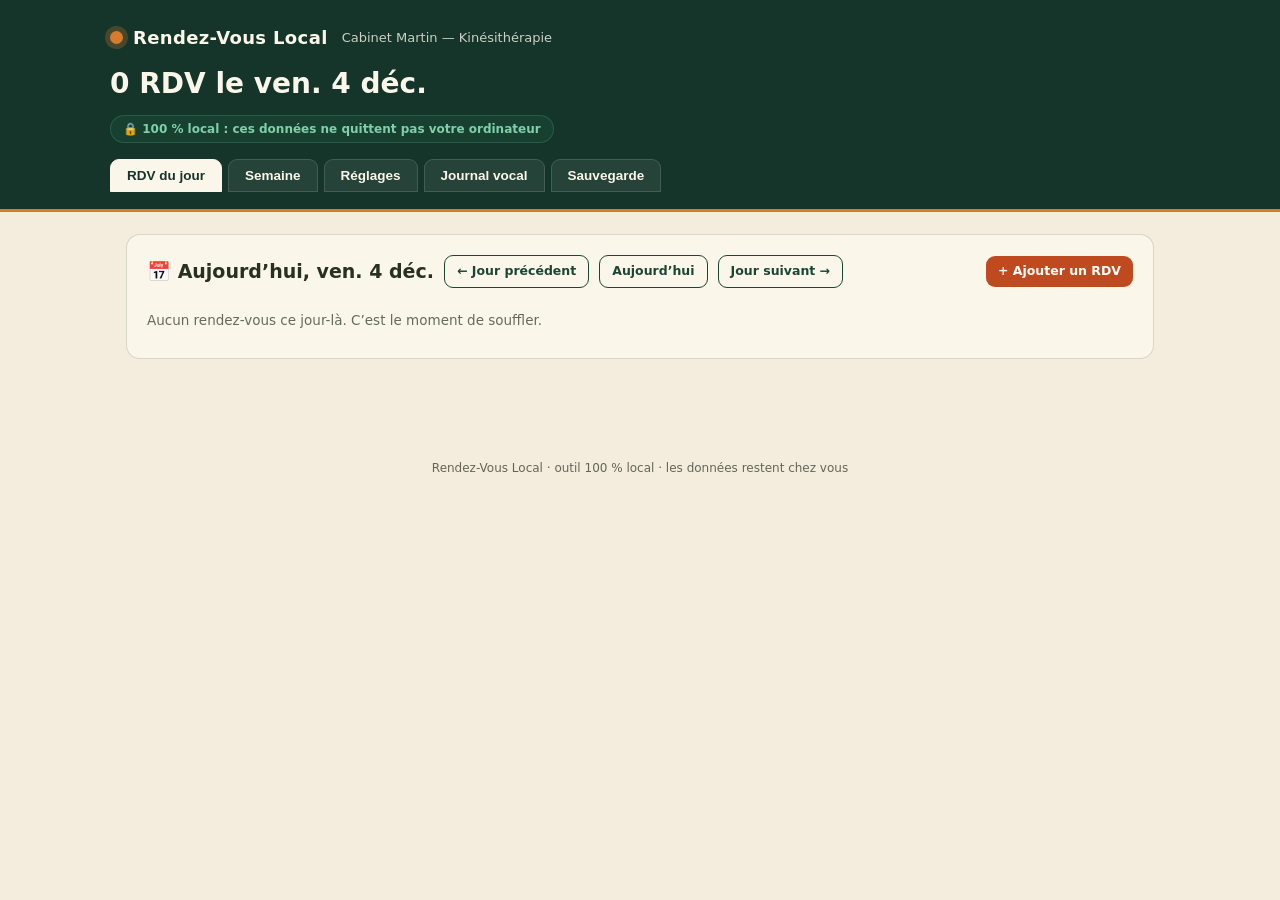
<file: outil/agenda.html>
<!DOCTYPE html>
<html lang="fr">
<head>
<meta charset="utf-8">
<meta name="viewport" content="width=device-width, initial-scale=1">
<title>Mon agenda — Rendez-Vous Local</title>
<meta name="description" content="Agenda de rendez-vous 100 % local. Vos données restent sur votre ordinateur.">
<style>
/* ============ Rendez-Vous Local — vue pro (agenda local) ============
   Identité : le plan de quartier. Papier, encre forêt, terracotta.
   Zéro dépendance externe : fonctionne hors-ligne (fichier local). */
:root{
  --papier:#F4ECDD; --papier2:#EBE0C9; --encre:#26311E;
  --foret:#15352A; --foret2:#1D4536; --argile:#BF4A1F; --route:#D97B2E;
  --ambre:#F0B35E; --blanc:#FBF6EA; --ok:#2E7D5B; --err:#B3372E;
  --ligne:rgba(38,49,30,.16);
}
*{margin:0;padding:0;box-sizing:border-box}
html{-webkit-text-size-adjust:100%}
body{font-family:system-ui,-apple-system,'Segoe UI',Roboto,sans-serif;background:var(--papier);color:var(--encre);line-height:1.5;min-height:100vh}
.hd{background:var(--foret);color:var(--blanc);padding:24px 20px 20px;position:relative}
.hd::after{content:'';position:absolute;left:0;right:0;bottom:0;height:3px;background:var(--route)}
.hd .haut{display:flex;align-items:center;gap:14px;flex-wrap:wrap}
.marque{display:flex;align-items:center;gap:10px;font-weight:800;letter-spacing:.02em;font-size:18px}
.marque .point{width:13px;height:13px;border-radius:50%;background:var(--route);box-shadow:0 0 0 5px rgba(217,123,46,.25)}
.hd h1{font-size:clamp(20px,4vw,28px);margin-top:12px;font-weight:800}
.hd .local{display:inline-flex;align-items:center;gap:8px;background:rgba(46,125,91,.16);border:1px solid rgba(46,125,91,.5);color:#7fd0a8;padding:4px 12px;border-radius:99px;font-size:12px;font-weight:600;margin-top:10px}
.tabs{display:flex;gap:6px;margin:16px 0 0;flex-wrap:wrap}
.tab{background:rgba(255,255,255,.07);border:1px solid rgba(255,255,255,.14);color:var(--blanc);padding:8px 16px;border-radius:9px 9px 0 0;font-size:13.5px;font-weight:700;cursor:pointer}
.tab.on{background:var(--blanc);color:var(--foret);border-color:var(--blanc)}
.wrap{max-width:1060px;margin:0 auto;padding:22px 16px 70px}
.panel{display:none;background:var(--blanc);border:1px solid var(--ligne);border-radius:14px;padding:20px}
.panel.on{display:block}
h2{font-size:19px;font-weight:800;margin-bottom:14px}
h3{font-size:13px;font-weight:800;text-transform:uppercase;letter-spacing:.08em;color:var(--foret2);margin:18px 0 8px}
.btn{display:inline-block;background:var(--argile);color:#fff;border:none;border-radius:9px;font:inherit;font-weight:800;padding:10px 18px;cursor:pointer;font-size:14px;transition:background .15s}
.btn:hover{background:#a33d18}
.btn.ghost{background:transparent;color:var(--foret2);border:1.5px solid var(--foret2)}
.btn.ghost:hover{background:rgba(21,53,42,.06)}
.btn.ok{background:var(--ok)}
.btn.small{padding:6px 12px;font-size:12.5px}
.btn.danger{background:var(--err)}
.row{display:flex;gap:10px;flex-wrap:wrap;align-items:center}
.grid2{display:grid;grid-template-columns:1fr;gap:18px}
@media(min-width:860px){.grid2{grid-template-columns:1fr 1fr}}
.rdv{border:1px solid var(--ligne);border-left:4px solid var(--route);background:#fff;border-radius:10px;padding:12px 14px;margin-bottom:10px;display:flex;gap:12px;align-items:center;justify-content:space-between;flex-wrap:wrap}
.rdv .heure{font-weight:800;font-size:16px;color:var(--argile);min-width:70px}
.rdv .nom{font-weight:700}
.rdv .detail{font-size:12.5px;opacity:.75}
.rdv .actions{display:flex;gap:6px}
.vide{font-size:13.5px;opacity:.7;padding:8px 0}
input,select,textarea{font:inherit;color:var(--encre);background:#fff;border:1.5px solid var(--ligne);border-radius:8px;padding:8px 10px}
input:focus,select:focus,textarea:focus{outline:2px solid var(--route);outline-offset:1px}
label{font-size:12.5px;font-weight:600;display:block;margin:8px 0 2px}
.msg{font-size:13.5px;padding:9px 12px;border-radius:9px;margin:8px 0;display:none}
.msg.ok{display:block;background:rgba(46,125,91,.12);border:1px solid rgba(46,125,91,.4);color:var(--ok)}
.msg.err{display:block;background:rgba(179,55,46,.1);border:1px solid rgba(179,55,46,.4);color:var(--err)}
.msg.info{display:block;background:rgba(21,53,42,.07);border:1px solid var(--ligne)}
.journal{border-top:1px solid var(--ligne);padding:8px 0;font-size:13px}
.journal b{opacity:.6;font-weight:600}
.journal .texte{margin-top:2px}
.plage{display:flex;gap:6px;align-items:center;margin:5px 0;flex-wrap:wrap}
.plage select{width:auto}
.liens{background:rgba(21,53,42,.05);border:1px dashed rgba(21,53,42,.3);border-radius:10px;padding:14px;margin-top:14px}
.liens code{background:#fff;border:1px solid var(--ligne);padding:3px 8px;border-radius:6px;font-size:12.5px;word-break:break-all}
.pied{margin-top:30px;text-align:center;font-size:12px;opacity:.7}
.note{font-size:12px;opacity:.75;margin-top:6px}
/* Grille semaine */
.sem-grid{display:grid;grid-template-columns:repeat(7,minmax(120px,1fr));gap:8px;overflow-x:auto;padding-bottom:6px}
.sem-col{border:1px solid var(--ligne);border-radius:10px;background:#fff;min-height:120px;display:flex;flex-direction:column}
.sem-col h4{font-size:12px;padding:8px 8px 4px;border-bottom:1px solid var(--ligne);background:var(--papier2);border-radius:10px 10px 0 0}
.sem-col .items{flex:1;padding:6px}
.sem-col .petit{font-size:11.5px;background:rgba(217,123,46,.1);border-left:3px solid var(--route);border-radius:5px;padding:4px 6px;margin:4px 0}
.sem-col.ferme{opacity:.5;background:var(--papier2)}

</style>
</head>
<body>
<header class="hd">
  <div class="wrap" style="padding:0">
    <div class="haut">
      <div class="marque"><span class="point"></span> Rendez-Vous Local</div>
      <span style="font-size:13px;opacity:.8" id="nom-cab">Mon agenda</span>
    </div>
    <h1 id="titre-agenda">Vue du jour</h1>
    <span class="local">🔒 100 % local : ces données ne quittent pas votre ordinateur</span>
    <nav class="tabs" role="tablist">
      <button class="tab on" data-panel="p-jour" role="tab">RDV du jour</button>
      <button class="tab" data-panel="p-semaine" role="tab">Semaine</button>
      <button class="tab" data-panel="p-reglages" role="tab">Réglages</button>
      <button class="tab" data-panel="p-vocal" role="tab">Journal vocal</button>
      <button class="tab" data-panel="p-sauvegarde" role="tab">Sauvegarde</button>
    </nav>
  </div>
</header>
<main class="wrap">

  <!-- Jour -->
  <section class="panel on" id="p-jour">
    <div class="row" style="margin-bottom:14px">
      <h2 style="margin:0">📅 <span id="jour-date">Aujourd&#8217;hui</span></h2>
      <button class="btn small ghost" id="btn-prev">← Jour précédent</button>
      <button class="btn small ghost" id="btn-today">Aujourd&#8217;hui</button>
      <button class="btn small ghost" id="btn-next">Jour suivant →</button>
      <span style="margin-left:auto"><button class="btn small" id="btn-ajout">+ Ajouter un RDV</button></span>
    </div>
    <div id="liste-jour"><div class="vide">Chargement…</div></div>
  </section>

  <!-- Semaine -->
  <section class="panel" id="p-semaine">
    <h2>🗓 Semaine du <span id="semaine-label"></span></h2>
    <div class="row" style="margin-bottom:14px">
      <button class="btn small ghost" id="btn-sem-prev">← Semaine précédente</button>
      <button class="btn small ghost" id="btn-sem-today">Cette semaine</button>
      <button class="btn small ghost" id="btn-sem-next">Semaine suivante →</button>
    </div>
    <div id="semaine-grid"></div>
  </section>

  <!-- Réglages -->
  <section class="panel" id="p-reglages">
    <h2>⚙️ Réglages du praticien</h2>
    <div class="msg ok" id="msg-reg-ok"></div>
    <div class="grid2">
      <div>
        <h3>Votre activité</h3>
        <label>Nom affiché</label><input id="cfg-nom">
        <label>Profession</label><input id="cfg-profession">
        <label>Ville</label><input id="cfg-ville">
        <label>Email de contact (affiché au client)</label><input id="cfg-email">
        <h3>Services proposés</h3>
        <div id="services-edit"></div>
        <button class="btn small ghost" id="btn-add-service" style="margin-top:8px">+ Ajouter un service</button>
      </div>
      <div>
        <h3>Horaires d&#8217;ouverture par jour</h3>
        <div id="horaires-edit"></div>
        <h3>Indisponibilités (congés, fermetures)</h3>
        <div class="row"><input type="date" id="indispo-date"><button class="btn small" id="btn-add-indispo">Bloquer ce jour</button></div>
        <div id="liste-indispos"></div>
      </div>
    </div>
    <div class="row" style="margin-top:18px"><button class="btn" id="btn-save-config">Enregistrer les réglages</button></div>
    <div class="liens">
      <b>Votre lien de réservation</b> (page publique à partager) :<br>
      <code id="lien-resa"></code>
      <p class="note">Ouvrez le fichier <b>rdv.html</b> du dossier pour la page publique, ou copiez son adresse si vous l&#8217;hébergez. Astuce : ajoutez <b>?demo=1</b> pour charger un exemple de cabinet.</p>
    </div>
  </section>

  <!-- Journal vocal -->
  <section class="panel" id="p-vocal">
    <h2>🎙️ Journal vocal (prototype vendable)</h2>
    <div class="msg info" id="vocal-info">Les conversations menées depuis la page publique (bouton 🎙️) sont journalisées ici, localement. L&#8217;assistant annonce la réservation ; la synchronisation automatique voix-agenda est une évolution documentée.</div>
    <div id="journal-vocal"><div class="vide">Aucune conversation vocale pour l&#8217;instant.</div></div>
  </section>

  <!-- Sauvegarde -->
  <section class="panel" id="p-sauvegarde">
    <h2>💾 Sauvegarde locale</h2>
    <div class="msg info">Vos réglages et rendez-vous sont stockés dans ce navigateur (localStorage), sur CET ordinateur. Rien ne part sur Internet. Exportez régulièrement un fichier de sauvegarde.</div>
    <div class="row">
      <button class="btn" id="btn-export">⬇ Exporter la sauvegarde (JSON)</button>
      <label style="display:inline-flex;align-items:center;gap:6px;margin:0"><input type="file" id="file-import" accept=".json" style="max-width:260px"> Importer</label>
    </div>
    <div class="msg ok" id="msg-save-ok"></div>
    <div class="msg err" id="msg-save-err"></div>
    <h3>Réinitialiser</h3>
    <button class="btn danger" id="btn-reset">Tout effacer (réglages + RDV)</button>
    <p class="note">Efface les données de démonstration et recommence à zéro. À utiliser prudemment.</p>
  </section>

</main>
<footer class="pied">Rendez-Vous Local · outil 100 % local · les données restent chez vous</footer>
<script src="rvl-core.js"></script>
<script>
/* ============ Rendez-Vous Local — agenda pro (vue praticien) ============ */
(function () {
  'use strict';

  var store = (function () {
    try { var t = '__rvl_t'; localStorage.setItem(t, '1'); localStorage.removeItem(t); return localStorage; }
    catch (e) { return RVL.memoire(); }
  })();
  var memConfig = store.getItem('rvl_config') ? null : true;
  var config = RVL.configParDefaut();
  try { var cj = JSON.parse(store.getItem('rvl_config') || 'null'); if (cj) config = cj; } catch (e) {}
  var bookings = [];
  try { bookings = JSON.parse(store.getItem('rvl_bookings') || '[]') || []; } catch (e) {}

  /* Mode démo : même seed que la page publique */
  var params = new URLSearchParams(location.search);
  if (params.get('demo') === '1' && !store.getItem('rvl_demo_seed')) {
    config.nom = 'Cabinet Martin — Kinésithérapie';
    config.profession = 'Masseur-kinésithérapeute';
    config.ville = 'Lyon 6e';
    config.horaires = {1:[{from:'08:30',to:'12:00'},{from:'14:00',to:'19:00'}],2:[{from:'08:30',to:'12:00'},{from:'14:00',to:'19:00'}],3:[{from:'08:30',to:'12:00'}],4:[{from:'08:30',to:'12:00'},{from:'14:00',to:'19:00'}],5:[{from:'08:30',to:'12:00'},{from:'14:00',to:'18:00'}],6:[],7:[]};
    store.setItem('rvl_config', JSON.stringify(config));
    store.setItem('rvl_demo_seed', '1');
  }

  function sauve() {
    store.setItem('rvl_config', JSON.stringify(config));
    store.setItem('rvl_bookings', JSON.stringify(bookings));
  }

  function fmtDate(key, style) {
    return RVL.parseDate(key).toLocaleDateString('fr-FR', style || { weekday: 'long', day: 'numeric', month: 'long', year: 'numeric' });
  }
  function fmtCourt(key) {
    return RVL.parseDate(key).toLocaleDateString('fr-FR', { weekday: 'short', day: 'numeric', month: 'short' });
  }
  function nomService(id) {
    var s = (config.services || []).find(function (x) { return x.id === id; });
    return s ? s.nom : 'Prestation';
  }
  function debutLundi(d) {
    if (typeof d === 'string') d = RVL.parseDate(d);
    var diff = (d.getDay() + 6) % 7;
    d.setDate(d.getDate() - diff);
    return d;
  }

  /* ---------- Onglets ---------- */
  var panels = ['p-jour', 'p-semaine', 'p-reglages', 'p-vocal', 'p-sauvegarde'];
  document.querySelectorAll('.tab').forEach(function (tab) {
    tab.addEventListener('click', function () {
      document.querySelectorAll('.tab').forEach(function (t) { t.classList.remove('on'); });
      tab.classList.add('on');
      panels.forEach(function (p) {
        document.getElementById(p).classList.toggle('on', p === tab.dataset.panel);
      });
      if (tab.dataset.panel === 'p-vocal') renderJournalVocal();
      if (tab.dataset.panel === 'p-reglages') remplirReglages();
      if (tab.dataset.panel === 'p-sauvegarde') document.getElementById('lien-resa').textContent = location.origin + location.pathname.replace(/agenda\.html$/, 'rdv.html');
    });
  });

  /* ---------- Navigation du jour ---------- */
  var jourCourant = RVL.dateKey(new Date());
  function renderJour() {
    var h = document.getElementById('jour-date');
    var today = RVL.dateKey(new Date());
    h.textContent = jourCourant === today ? "Aujourd&#8217;hui, ".replace('&#8217;', '\u2019') + fmtCourt(jourCourant) : fmtDate(jourCourant);
    document.getElementById('titre-agenda').textContent = RVL.rdvDuJour(bookings, jourCourant).length + ' RDV le ' + fmtCourt(jourCourant);
    var box = document.getElementById('liste-jour');
    var liste = RVL.rdvDuJour(bookings, jourCourant);
    box.innerHTML = '';
    if (liste.length === 0) { box.innerHTML = '<div class="vide">Aucun rendez-vous ce jour-là. C&#8217;est le moment de souffler.</div>'; return; }
    liste.forEach(function (b) {
      var div = document.createElement('div');
      div.className = 'rdv';
      var fin = RVL.hhmm(RVL.minutesOf(b.time) + (b.dureeMin || 30));
      div.innerHTML =
        '<div><div class="heure">' + b.time + '<span style="font-size:11px;font-weight:400;opacity:.7"> – ' + fin + '</span></div></div>' +
        '<div style="flex:1"><div class="nom">' + esc(b.nom || 'Client') + '</div>' +
        '<div class="detail">' + esc(nomService(b.serviceId)) + (b.email ? ' · ' + esc(b.email) : '') + (b.tel ? ' · ' + esc(b.tel) : '') + (b.source === 'vocal' ? ' · 🎙️ vocal' : '') + (b.note ? '<br>📝 ' + esc(b.note) : '') + '</div></div>' +
        '<div class="actions"><button class="btn small danger" data-annuler="' + b.id + '">Annuler</button></div>';
      box.appendChild(div);
    });
    box.querySelectorAll('[data-annuler]').forEach(function (btn) {
      btn.addEventListener('click', function () {
        if (!confirm('Annuler ce rendez-vous ?')) return;
        bookings = RVL.annuler(bookings, btn.dataset.annuler);
        sauve(); renderJour();
      });
    });
  }
  function esc(s) {
    return String(s).replace(/&/g, '&amp;').replace(/</g, '&lt;').replace(/>/g, '&gt;').replace(/"/g, '&quot;');
  }
  document.getElementById('btn-today').addEventListener('click', function () { jourCourant = RVL.dateKey(new Date()); renderJour(); });
  document.getElementById('btn-prev').addEventListener('click', function () {
    var d = RVL.parseDate(jourCourant); d.setDate(d.getDate() - 1); jourCourant = RVL.dateKey(d); renderJour();
  });
  document.getElementById('btn-next').addEventListener('click', function () {
    var d = RVL.parseDate(jourCourant); d.setDate(d.getDate() + 1); jourCourant = RVL.dateKey(d); renderJour();
  });

  /* ---------- Semaine ---------- */
  var lundiCourant = debutLundi(new Date());
  function renderSemaine() {
    document.getElementById('semaine-label').textContent = fmtCourt(RVL.dateKey(lundiCourant)) + ' → ' + fmtCourt(RVL.dateKey(new Date(lundiCourant.getTime() + 6 * 86400000)));
    var grid = document.getElementById('semaine-grid');
    grid.innerHTML = '';
    var g = document.createElement('div');
    g.className = 'sem-grid';
    var JOURS = ['Lun', 'Mar', 'Mer', 'Jeu', 'Ven', 'Sam', 'Dim'];
    for (var i = 0; i < 7; i++) {
      var d = new Date(lundiCourant.getTime() + i * 86400000);
      var key = RVL.dateKey(d);
      var col = document.createElement('div');
      col.className = 'sem-col' + (RVL.estFerme(config, key) ? ' ferme' : '');
      var ferme = RVL.estFerme(config, key) ? ' fermé' : '';
      col.innerHTML = '<h4>' + JOURS[i] + ' ' + d.getDate() + '/' + (d.getMonth() + 1) + '</h4>';
      var items = document.createElement('div');
      items.className = 'items';
      if (!RVL.estFerme(config, key)) {
        RVL.rdvDuJour(bookings, key).forEach(function (b) {
          var p = document.createElement('div');
          p.className = 'petit';
          p.innerHTML = '<b>' + b.time + '</b> ' + esc(b.nom || 'Client');
          items.appendChild(p);
        });
        if (items.children.length === 0) items.innerHTML = '<div style="font-size:11px;opacity:.5;padding:4px 2px">Libre' + ferme + '</div>';
      } else {
        items.innerHTML = '<div style="font-size:11px;opacity:.5;padding:4px 2px">Fermé</div>';
      }
      col.appendChild(items);
      g.appendChild(col);
    }
    grid.appendChild(g);
  }
  function decalSemaine(n) {
    lundiCourant.setDate(lundiCourant.getDate() + n * 7);
    renderSemaine();
  }
  document.getElementById('btn-sem-today').addEventListener('click', function () { lundiCourant = debutLundi(new Date()); renderSemaine(); });
  document.getElementById('btn-sem-prev').addEventListener('click', function () { decalSemaine(-1); });
  document.getElementById('btn-sem-next').addEventListener('click', function () { decalSemaine(1); });

  /* ---------- Ajout manuel d'un RDV ---------- */
  document.getElementById('btn-ajout').addEventListener('click', function () {
    var key = jourCourant;
    var creneaux = RVL.creneauxLibres(config, bookings, key, config.dureeMin || 30);
    if (creneaux.length === 0) { alert('Aucun créneau libre ce jour-là selon vos horaires. Réglez les horaires dans l\u2019onglet Réglages.'); return; }
    var choix = prompt('Créneau à réserver (' + fmtCourt(key) + ') — libre : ' + creneaux.join(', ') + '\nSaisissez l\u2019heure (ex. 09:30) :', creneaux[0]);
    if (!choix) return;
    if (creneaux.indexOf(choix) === -1 && !confirm('Ce créneau n\u2019est pas dans vos horaires types, l\u2019ajouter quand même ?')) return;
    var nom = prompt('Nom du client :');
    if (!nom || !nom.trim()) { alert('Nom requis.'); return; }
    var email = prompt('Email (optionnel) :', '') || '';
    var r = RVL.reserver(config, bookings, { date: key, time: choix, nom: nom, email: email, source: 'manuel' });
    if (!r.ok) { alert(r.message); return; }
    bookings = bookings.concat([r.booking]);
    sauve(); renderJour(); renderSemaine();
  });

  /* ---------- Réglages ---------- */
  function remplirReglages() {
    document.getElementById('cfg-nom').value = config.nom || '';
    document.getElementById('cfg-profession').value = config.profession || '';
    document.getElementById('cfg-ville').value = config.ville || '';
    document.getElementById('cfg-email').value = config.emailContact || '';
    renderServicesEdit();
    renderHorairesEdit();
    renderIndispos();
    document.getElementById('lien-resa').textContent = location.origin + location.pathname.replace(/agenda\.html$/, 'rdv.html');
  }
  function renderServicesEdit() {
    var box = document.getElementById('services-edit');
    box.innerHTML = '';
    (config.services || []).forEach(function (s, i) {
      var row = document.createElement('div');
      row.className = 'row';
      row.style.marginBottom = '6px';
      row.innerHTML =
        '<input data-svc-nom="' + i + '" value="' + esc(s.nom) + '" placeholder="Nom du service" style="flex:2;min-width:150px">' +
        '<input data-svc-duree="' + i + '" type="number" min="10" step="5" value="' + (s.dureeMin || 30) + '" style="width:90px" title="Durée en minutes">' +
        '<button class="btn small danger" data-svc-del="' + i + '">✕</button>';
      box.appendChild(row);
    });
    box.querySelectorAll('[data-svc-del]').forEach(function (btn) {
      btn.addEventListener('click', function () {
        var i = +btn.dataset.svcDel;
        config.services.splice(i, 1);
        if (config.services.length === 0) config.services = [{ id: 'consult', nom: 'Consultation', dureeMin: 30, prix: '' }];
        renderServicesEdit();
      });
    });
    box.querySelectorAll('[data-svc-nom]').forEach(function (inp) {
      inp.addEventListener('change', function () { config.services[+inp.dataset.svcNom].nom = inp.value; });
    });
    box.querySelectorAll('[data-svc-duree]').forEach(function (inp) {
      inp.addEventListener('change', function () {
        config.services[+inp.dataset.svcDuree].dureeMin = Math.max(10, +inp.value || 30);
      });
    });
  }
  document.getElementById('btn-add-service').addEventListener('click', function () {
    config.services.push({ id: 'svc' + Date.now().toString(36), nom: 'Nouveau service', dureeMin: 30, prix: '' });
    renderServicesEdit();
  });

  var JOURS_LONG = ['Lundi', 'Mardi', 'Mercredi', 'Jeudi', 'Vendredi', 'Samedi', 'Dimanche'];
  function renderHorairesEdit() {
    var box = document.getElementById('horaires-edit');
    box.innerHTML = '';
    for (var wd = 1; wd <= 7; wd++) {
      var d = document.createElement('div');
      d.style.marginBottom = '8px';
      var plages = (config.horaires || {})[wd] || [];
      var html = '<label style="display:inline-block;min-width:90px;margin:0">' + JOURS_LONG[wd - 1] + '</label>';
      plages.forEach(function (pl, i) {
        html += '<span class="plage"><input type="time" value="' + pl.from + '" data-h-from="' + wd + '" data-h-i="' + i + '"> à <input type="time" value="' + pl.to + '" data-h-to="' + wd + '" data-h-i="' + i + '"> <button class="btn small danger" data-h-del="' + wd + '" data-h-i="' + i + '">✕</button></span>';
      });
      html += ' <button class="btn small ghost" data-h-add="' + wd + '">+ plage</button>';
      d.innerHTML = html;
      box.appendChild(d);
    }
    box.querySelectorAll('[data-h-add]').forEach(function (btn) {
      btn.addEventListener('click', function () {
        var wd = +btn.dataset.hAdd;
        if (!config.horaires) config.horaires = {};
        if (!config.horaires[wd]) config.horaires[wd] = [];
        config.horaires[wd].push({ from: '09:00', to: '12:00' });
        renderHorairesEdit();
      });
    });
    box.querySelectorAll('[data-h-del]').forEach(function (btn) {
      btn.addEventListener('click', function () {
        config.horaires[+btn.dataset.hDel].splice(+btn.dataset.hI, 1);
        renderHorairesEdit();
      });
    });
    box.querySelectorAll('[data-h-from]').forEach(function (inp) {
      inp.addEventListener('change', function () { config.horaires[+inp.dataset.hFrom][+inp.dataset.hI].from = inp.value; });
    });
    box.querySelectorAll('[data-h-to]').forEach(function (inp) {
      inp.addEventListener('change', function () { config.horaires[+inp.dataset.hTo][+inp.dataset.hI].to = inp.value; });
    });
  }
  function renderIndispos() {
    var box = document.getElementById('liste-indispos');
    box.innerHTML = '';
    (config.indispos || []).forEach(function (i, idx) {
      var d = document.createElement('div');
      d.className = 'row';
      d.style.margin = '4px 0';
      d.innerHTML = '<span>' + fmtCourt(i.date) + ' — ' + esc(i.label || 'Fermé') + '</span><button class="btn small danger" data-ind-del="' + idx + '">✕</button>';
      box.appendChild(d);
    });
    box.querySelectorAll('[data-ind-del]').forEach(function (btn) {
      btn.addEventListener('click', function () {
        config.indispos.splice(+btn.dataset.indDel, 1);
        renderIndispos();
      });
    });
  }
  document.getElementById('btn-add-indispo').addEventListener('click', function () {
    var v = document.getElementById('indispo-date').value;
    if (!v) { alert('Choisissez une date à bloquer.'); return; }
    if (!config.indispos) config.indispos = [];
    if (config.indispos.some(function (i) { return i.date === v; })) return;
    config.indispos.push({ date: v, label: 'Indisponible' });
    renderIndispos();
  });
  document.getElementById('btn-save-config').addEventListener('click', function () {
    config.nom = document.getElementById('cfg-nom').value.trim() || 'Votre activité';
    config.profession = document.getElementById('cfg-profession').value.trim();
    config.ville = document.getElementById('cfg-ville').value.trim();
    config.emailContact = document.getElementById('cfg-email').value.trim();
    sauve();
    document.getElementById('nom-cab').textContent = config.nom;
    document.getElementById('msg-reg-ok').textContent = 'Réglages enregistrés localement sur cet ordinateur.';
    setTimeout(function () { document.getElementById('msg-reg-ok').textContent = ''; }, 3500);
    renderJour(); renderSemaine();
  });

  /* ---------- Journal vocal ---------- */
  function renderJournalVocal() {
    var box = document.getElementById('journal-vocal');
    var log = RVL.lireJournalVocal(store);
    box.innerHTML = '';
    if (log.length === 0) { box.innerHTML = '<div class="vide">Aucune conversation vocale pour l\u2019instant.</div>'; return; }
    log.forEach(function (l) {
      var d = document.createElement('div');
      d.className = 'journal';
      var dt = new Date(l.ts).toLocaleString('fr-FR');
      d.innerHTML = '<b>' + dt + '</b><div class="texte">' + esc(l.texte) + '</div>';
      box.appendChild(d);
    });
  }

  /* ---------- Sauvegarde ---------- */
  document.getElementById('btn-export').addEventListener('click', function () {
    var texte = RVL.exportJSON(config, bookings);
    var blob = new Blob([texte], { type: 'application/json' });
    var url = URL.createObjectURL(blob);
    var a = document.createElement('a');
    a.href = url;
    a.download = 'rendez-vous-local-sauvegarde-' + RVL.dateKey(new Date()) + '.json';
    document.body.appendChild(a);
    a.click();
    setTimeout(function () { URL.revokeObjectURL(url); a.remove(); }, 500);
    document.getElementById('msg-save-ok').textContent = 'Sauvegarde exportée (fichier JSON local).';
    setTimeout(function () { document.getElementById('msg-save-ok').textContent = ''; }, 3500);
  });
  document.getElementById('file-import').addEventListener('change', function (e) {
    var f = e.target.files && e.target.files[0];
    if (!f) return;
    var reader = new FileReader();
    reader.onload = function () {
      var imp = RVL.importJSON(String(reader.result));
      var okBox = document.getElementById('msg-save-ok');
      var errBox = document.getElementById('msg-save-err');
      errBox.textContent = '';
      if (!imp.ok) { errBox.textContent = imp.message; return; }
      config = imp.config;
      bookings = imp.bookings || [];
      sauve();
      okBox.textContent = 'Sauvegarde importée : ' + bookings.length + ' rendez-vous.';
      setTimeout(function () { okBox.textContent = ''; }, 3500);
      renderJour(); renderSemaine();
    };
    reader.readAsText(f);
    e.target.value = '';
  });
  document.getElementById('btn-reset').addEventListener('click', function () {
    if (!confirm('Tout effacer ? Vos réglages et rendez-vous locaux seront supprimés.')) return;
    store.removeItem('rvl_config');
    store.removeItem('rvl_bookings');
    store.removeItem('rvl_demo_seed');
    location.reload();
  });

  /* ---------- Init ---------- */
  document.getElementById('nom-cab').textContent = config.nom;
  renderJour();
  renderSemaine();
})();
</script>
</file>
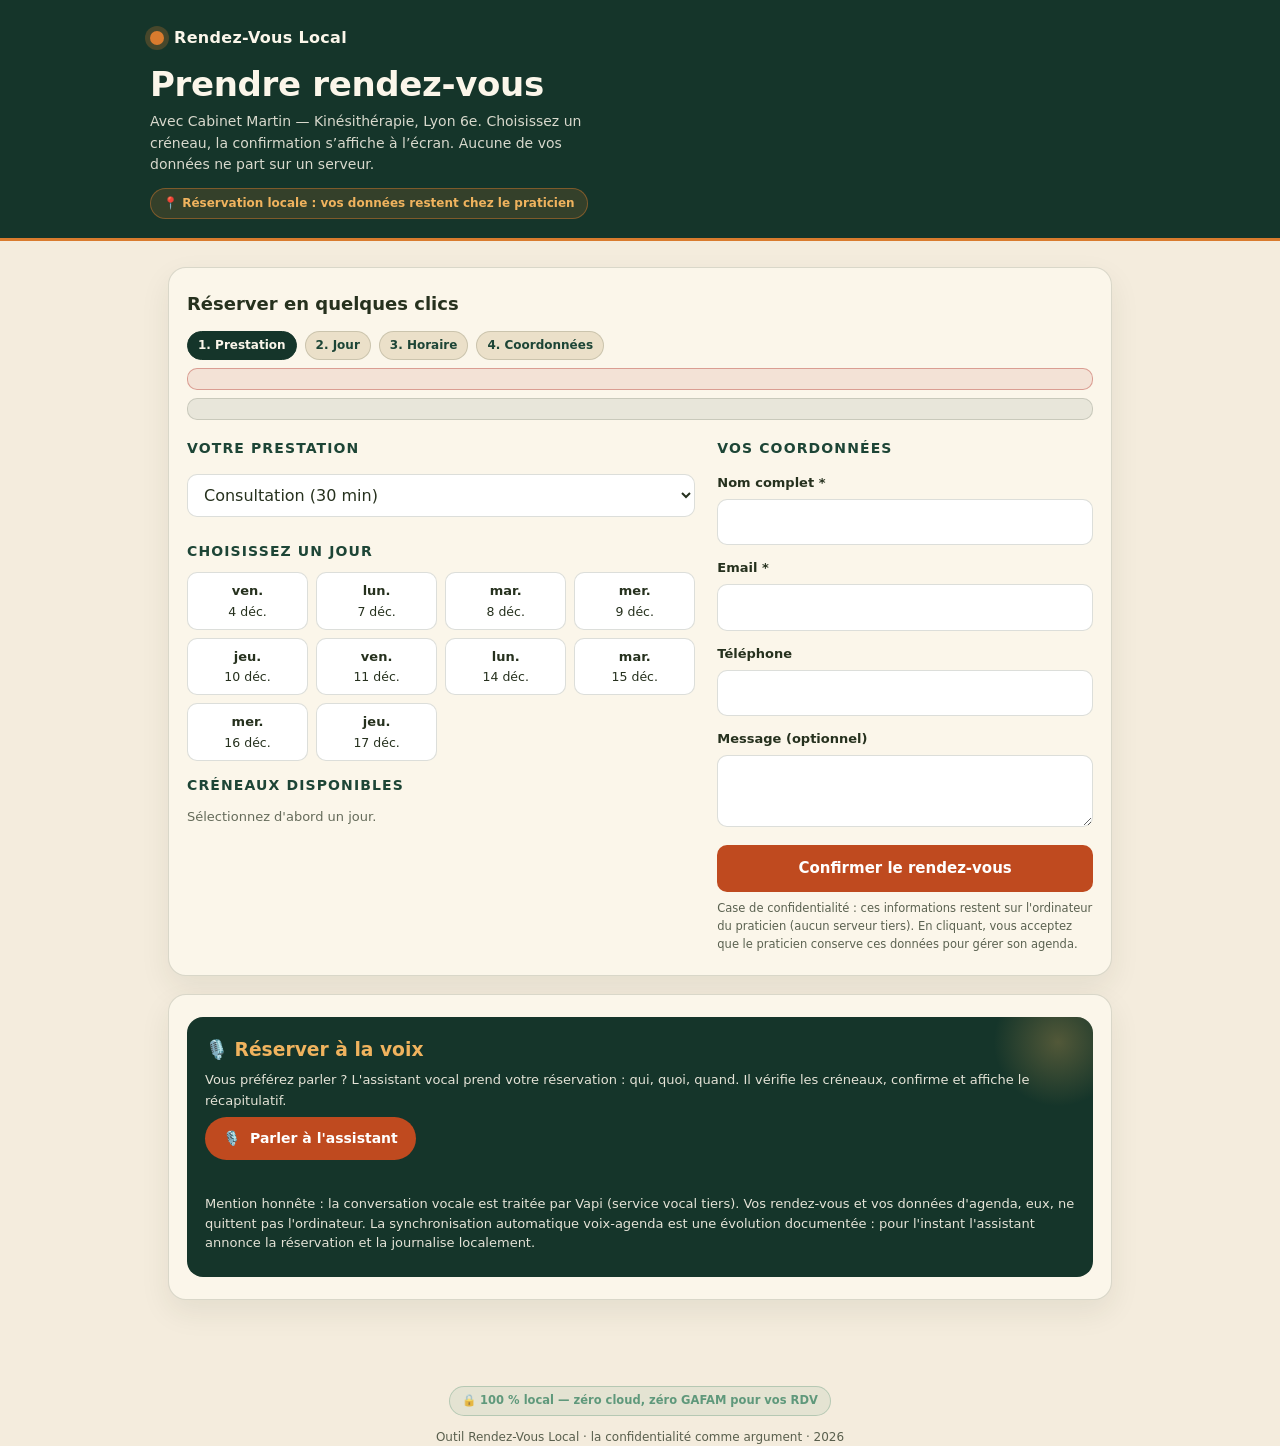
<file: outil/rdv.html>
<!DOCTYPE html>
<html lang="fr">
<head>
<meta charset="utf-8">
<meta name="viewport" content="width=device-width, initial-scale=1">
<title>Prendre rendez-vous — Rendez-Vous Local</title>
<meta name="description" content="Réservation de rendez-vous 100 % locale. Vos données ne quittent pas l'ordinateur du praticien.">
<style>
/* ============ Rendez-Vous Local — page publique de réservation ============
   Identité : le plan de quartier. Papier, encre forêt, terracotta.
   Zéro dépendance externe : fonctionne même hors-ligne (fichier local). */
:root{
  --papier:#F4ECDD; --papier2:#EBE0C9; --encre:#26311E;
  --foret:#15352A; --foret2:#1D4536; --argile:#BF4A1F; --route:#D97B2E;
  --ambre:#F0B35E; --blanc:#FBF6EA; --ok:#2E7D5B; --err:#B3372E;
  --ligne:rgba(38,49,30,.16);
}
*{margin:0;padding:0;box-sizing:border-box}
html{-webkit-text-size-adjust:100%}
body{font-family:system-ui,-apple-system,'Segoe UI',Roboto,sans-serif;background:var(--papier);color:var(--encre);line-height:1.55;min-height:100vh}
.hd{background:var(--foret);color:var(--blanc);padding:26px 20px 22px;position:relative;overflow:hidden}
.hd::after{content:'';position:absolute;left:0;right:0;bottom:0;height:3px;background:var(--route)}
.hd .marque{display:flex;align-items:center;gap:10px;font-weight:700;letter-spacing:.02em}
.hd .marque .point{width:14px;height:14px;border-radius:50%;background:var(--route);box-shadow:0 0 0 5px rgba(217,123,46,.25)}
.hd h1{font-size:clamp(22px,4.5vw,34px);font-weight:800;margin-top:14px;line-height:1.12;letter-spacing:-.01em}
.hd .sous{margin-top:8px;font-size:14px;opacity:.85;max-width:52ch}
.hd .local{margin-top:12px;display:inline-flex;align-items:center;gap:8px;background:rgba(217,123,46,.16);border:1px solid rgba(217,123,46,.45);color:var(--ambre);padding:5px 12px;border-radius:99px;font-size:12px;font-weight:600}
.wrap{max-width:980px;margin:0 auto;padding:26px 18px 60px}
.carte{background:var(--blanc);border:1px solid var(--ligne);border-radius:18px;padding:22px 18px;box-shadow:0 12px 30px rgba(38,49,30,.08)}
.carte h2{font-size:18px;font-weight:800;display:flex;align-items:center;gap:8px}
.etapes{display:flex;gap:8px;flex-wrap:wrap;margin:14px 0 4px}
.etape{font-size:12px;font-weight:700;color:var(--foret2);background:var(--papier2);border:1px solid var(--ligne);padding:4px 10px;border-radius:99px}
.etape.act{background:var(--foret);color:var(--blanc);border-color:var(--foret)}
.grid{display:grid;grid-template-columns:1fr;gap:22px;margin-top:18px}
@media(min-width:760px){.grid{grid-template-columns:1.15fr .85fr}}
.bloc h3{font-size:14px;font-weight:800;text-transform:uppercase;letter-spacing:.08em;margin:14px 0 10px;color:var(--foret2)}
.bloc h3:first-child{margin-top:0}
select,input,textarea{width:100%;font:inherit;color:var(--encre);background:#fff;border:1.5px solid var(--ligne);border-radius:10px;padding:10px 12px;margin:4px 0 10px}
select:focus,input:focus,textarea:focus{outline:2px solid var(--route);outline-offset:1px;border-color:var(--route)}
label{font-size:13px;font-weight:600}
.jours{display:grid;grid-template-columns:repeat(auto-fill,minmax(118px,1fr));gap:8px;margin:8px 0 4px}
.jour{border:1.5px solid var(--ligne);border-radius:10px;padding:8px 6px;text-align:center;cursor:pointer;background:#fff;font-size:12.5px;transition:border-color .15s,background .15s}
.jour b{display:block;font-size:13px}
.jour:hover{border-color:var(--route)}
.jour.choisi{background:var(--foret);color:var(--blanc);border-color:var(--foret)}
.creneaux{display:flex;flex-wrap:wrap;gap:8px;margin-top:10px}
.creneau{border:1.5px solid var(--ligne);background:#fff;border-radius:9px;padding:7px 12px;font-size:13.5px;font-weight:600;cursor:pointer}
.creneau:hover{border-color:var(--route)}
.creneau.choisi{background:var(--argile);border-color:var(--argile);color:#fff}
.creneau:disabled{opacity:.38;cursor:not-allowed;text-decoration:line-through}
.msg{font-size:13.5px;padding:10px 12px;border-radius:10px;margin:8px 0;display:none}
.msg.ok{display:block;background:rgba(46,125,91,.12);border:1px solid rgba(46,125,91,.4);color:var(--ok)}
.msg.err{display:block;background:rgba(179,55,46,.1);border:1px solid rgba(179,55,46,.4);color:var(--err)}
.msg.info{display:block;background:rgba(21,53,42,.08);border:1px solid var(--ligne)}
.btn{display:inline-block;background:var(--argile);color:#fff;border:none;border-radius:10px;font:inherit;font-weight:800;padding:12px 20px;cursor:pointer;width:100%;font-size:15px;transition:background .15s,transform .1s}
.btn:hover{background:#a33d18}
.btn:active{transform:scale(.985)}
.btn:disabled{background:#c9b7a6;cursor:not-allowed}
.btn.ghost{background:transparent;color:var(--foret2);border:1.5px solid var(--foret2)}
.btn.ghost:hover{background:rgba(21,53,42,.07)}
.fin{align-items:center;gap:10px;margin-top:16px}
.fin h2{color:var(--ok)}
.vocal-box{background:var(--foret);border-radius:16px;color:var(--blanc);padding:18px;position:relative;overflow:hidden}
.vocal-box::before{content:'';position:absolute;width:130px;height:130px;border-radius:50%;background:radial-gradient(circle,rgba(240,179,94,.28),transparent 70%);top:-40px;right:-30px}
.vocal-box h3{color:var(--ambre)}
.vocal-box p{font-size:13px;opacity:.9;margin:6px 0}
.vocal-cta{display:inline-flex;align-items:center;gap:10px;background:var(--argile);color:#fff;border:none;border-radius:99px;padding:11px 18px;font:inherit;font-weight:800;cursor:pointer;font-size:14px}
.vocal-cta:hover{background:#a33d18}
.vocal-note{font-size:11.5px;opacity:.75;margin-top:10px;line-height:1.5}
.vocal-stat{font-size:13px;min-height:20px;margin-top:8px;color:var(--ambre)}
.pied{margin-top:26px;text-align:center;font-size:12px;color:var(--encre);opacity:.75}
.pied .local-tag{display:inline-flex;align-items:center;gap:6px;background:rgba(46,125,91,.1);border:1px solid rgba(46,125,91,.35);color:var(--ok);padding:5px 12px;border-radius:99px;font-weight:700;font-size:11.5px;margin-bottom:12px}
</style>
</head>
<body>
<header class="hd">
  <div class="wrap" style="padding:0">
    <div class="marque"><span class="point"></span> Rendez-Vous Local</div>
    <h1 id="titre-pro">Prendre rendez-vous</h1>
    <p class="sous" id="sous-pro">Choisissez un créneau, la confirmation s'affiche à l'écran. Aucune de vos données ne part sur un serveur.</p>
    <span class="local">📍 Réservation locale : vos données restent chez le praticien</span>
  </div>
</header>
<main class="wrap">
  <div class="carte" id="carte-resa">
    <h2>Réserver en quelques clics</h2>
    <div class="etapes"><span class="etape act" id="et-1">1. Prestation</span><span class="etape" id="et-2">2. Jour</span><span class="etape" id="et-3">3. Horaire</span><span class="etape" id="et-4">4. Coordonnées</span></div>
    <div class="msg err" id="msg-err"></div>
    <div class="msg info" id="msg-info"></div>
    <div class="grid">
      <div class="bloc">
        <h3>Votre prestation</h3>
        <select id="service" aria-label="Prestation"></select>
        <h3>Choisissez un jour</h3>
        <div class="jours" id="jours"></div>
        <h3>Créneaux disponibles</h3>
        <div class="creneaux" id="creneaux"><p style="font-size:13px;opacity:.7" id="creneau-vide">Sélectionnez d'abord un jour.</p></div>
      </div>
      <div class="bloc">
        <h3>Vos coordonnées</h3>
        <form id="form-coord" novalidate>
          <label for="nom">Nom complet *</label>
          <input id="nom" name="nom" autocomplete="name" required>
          <label for="email">Email *</label>
          <input id="email" name="email" type="email" autocomplete="email" required>
          <label for="tel">Téléphone</label>
          <input id="tel" name="tel" type="tel" autocomplete="tel">
          <label for="note">Message (optionnel)</label>
          <textarea id="note" rows="2"></textarea>
          <button class="btn" type="submit" id="btn-resa">Confirmer le rendez-vous</button>
        </form>
        <p style="font-size:11.5px;opacity:.75;margin-top:8px">Case de confidentialité : ces informations restent sur l'ordinateur du praticien (aucun serveur tiers). En cliquant, vous acceptez que le praticien conserve ces données pour gérer son agenda.</p>
      </div>
    </div>
  </div>

  <div class="carte" style="margin-top:18px;display:none" id="carte-fin">
    <h2>✅ Rendez-vous confirmé</h2>
    <p id="recap-fin" style="margin:12px 0;font-size:15px"></p>
    <div class="msg info" id="fin-note">Un récapitulatif est enregistré dans l'agenda local du praticien. Si vous avez réservé par téléphone ou à l'accueil, le créneau est déjà posé.</div>
    <button class="btn ghost" onclick="location.reload()">Faire une autre réservation</button>
  </div>

  <!-- Bloc vocal : le widget 🎙️ (assistant Vapi). La voix passe par un tiers
       vocal (Vapi), les données de RDV restent locales : mention honnête. -->
  <div class="carte" style="margin-top:18px">
    <div class="vocal-box">
      <h3>🎙️ Réserver à la voix</h3>
      <p id="vocal-intro">Vous préférez parler ? L'assistant vocal prend votre réservation : qui, quoi, quand. Il vérifie les créneaux, confirme et affiche le récapitulatif.</p>
      <button class="vocal-cta" id="btn-vocal"><span id="vocal-ico">🎙️</span> Parler à l'assistant</button>
      <div class="vocal-stat" id="vocal-stat" role="status"></div>
      <div id="vocal-transcript" style="margin-top:10px;font-size:12.5px;opacity:.9;display:none"></div>
      <p class="vocal-note">Mention honnête : la conversation vocale est traitée par Vapi (service vocal tiers). Vos rendez-vous et vos données d'agenda, eux, ne quittent pas l'ordinateur. La synchronisation automatique voix-agenda est une évolution documentée : pour l'instant l'assistant annonce la réservation et la journalise localement.</p>
    </div>
  </div>
</main>
<footer class="pied">
  <span class="local-tag">🔒 100 % local — zéro cloud, zéro GAFAM pour vos RDV</span><br>
  Outil Rendez-Vous Local · la confidentialité comme argument · <span id="annee"></span>
</footer>
<script src="rvl-core.js"></script>
<script>
/* ============ Rendez-Vous Local — logique page publique ============ */
(function () {
  'use strict';

  /* Stockage : localStorage si dispo, sinon mémoire (mode fichier strict). */
  var store = (function () {
    try { var t = '__rvl_t'; localStorage.setItem(t, '1'); localStorage.removeItem(t); return localStorage; }
    catch (e) { return RVL.memoire(); }
  })();

  function lireConfig() {
    try { return JSON.parse(store.getItem('rvl_config') || 'null') || RVL.configParDefaut(); }
    catch (e) { return RVL.configParDefaut(); }
  }
  function lireBookings() {
    try { return JSON.parse(store.getItem('rvl_bookings') || '[]') || []; }
    catch (e) { return []; }
  }
  function ecrireBookings(liste) { store.setItem('rvl_bookings', JSON.stringify(liste)); }

  /* Mode démo : préremplit un cabinet exemple au premier passage */
  var params = new URLSearchParams(location.search);
  if (params.get('demo') === '1') {
    var c = lireConfig();
    if (!store.getItem('rvl_demo_seed')) {
      c.nom = 'Cabinet Martin — Kinésithérapie';
      c.profession = 'Masseur-kinésithérapeute';
      c.ville = 'Lyon 6e';
      c.emailContact = 'contact@cabinet-martin.fr';
      c.horaires = {1:[{from:'08:30',to:'12:00'},{from:'14:00',to:'19:00'}],2:[{from:'08:30',to:'12:00'},{from:'14:00',to:'19:00'}],3:[{from:'08:30',to:'12:00'}],4:[{from:'08:30',to:'12:00'},{from:'14:00',to:'19:00'}],5:[{from:'08:30',to:'12:00'},{from:'14:00',to:'18:00'}],6:[],7:[]};
      store.setItem('rvl_config', JSON.stringify(c));
      store.setItem('rvl_demo_seed', '1');
    }
  }

  var config = lireConfig();
  var bookings = lireBookings();
  var serviceId = null, dateChoisie = null, timeChoisi = null;

  document.getElementById('annee').textContent = new Date().getFullYear();
  if (config.nom && config.nom !== 'Votre activité') {
    document.getElementById('titre-pro').textContent = 'Prendre rendez-vous';
    document.getElementById('sous-pro').textContent = 'Avec ' + config.nom + (config.ville ? ', ' + config.ville : '') + '. Choisissez un créneau, la confirmation s\u2019affiche à l\u2019écran. Aucune de vos données ne part sur un serveur.';
  }

  var serviceSel = document.getElementById('service');
  function chargerServices() {
    serviceSel.innerHTML = '';
    (config.services || []).forEach(function (s, i) {
      var o = document.createElement('option');
      o.value = s.id;
      o.textContent = s.nom + (s.dureeMin ? ' (' + s.dureeMin + ' min)' : '') + (s.prix ? ' — ' + s.prix + ' €' : '');
      serviceSel.appendChild(o);
      if (i === 0) serviceSel.selectedIndex = 0;
    });
    serviceId = config.services && config.services[0] ? config.services[0].id : null;
  }
  chargerServices();

  function dureeService(id) {
    var s = (config.services || []).find(function (x) { return x.id === id; });
    return s ? (s.dureeMin || config.dureeMin || 30) : (config.dureeMin || 30);
  }

  function nomJour(key) {
    var j = RVL.parseDate(key).toLocaleDateString('fr-FR', { weekday: 'long', day: 'numeric', month: 'long' });
    return j.charAt(0).toUpperCase() + j.slice(1);
  }

  /* Affichage des jours ouverts */
  var joursBox = document.getElementById('jours');
  function chargerJours() {
    joursBox.innerHTML = '';
    var jours = RVL.prochainsJours(config, bookings, 10, dureeService(serviceId));
    if (jours.length === 0) {
      joursBox.innerHTML = '<p style="grid-column:1/-1;font-size:13px;opacity:.7">Aucun créneau ouvert sur la période. Revenez plus tard ou contactez le praticien.</p>';
      return;
    }
    jours.forEach(function (key) {
      var d = document.createElement('div');
      d.className = 'jour';
      var dt = RVL.parseDate(key);
      d.innerHTML = '<b>' + dt.toLocaleDateString('fr-FR', { weekday: 'short' }) + '</b>' + dt.toLocaleDateString('fr-FR', { day: 'numeric', month: 'short' });
      d.title = nomJour(key);
      d.addEventListener('click', function () {
        dateChoisie = key;
        chargerCreneaux();
        [].forEach.call(joursBox.children, function (x) { x.classList.remove('choisi'); });
        d.classList.add('choisi');
      });
      joursBox.appendChild(d);
    });
  }

  var creneauxBox = document.getElementById('creneaux');
  function chargerCreneaux() {
    creneauxBox.innerHTML = '';
    if (!dateChoisie) { creneauxBox.innerHTML = '<p style="font-size:13px;opacity:.7">Sélectionnez d\u2019abord un jour.</p>'; return; }
    var libres = RVL.creneauxLibres(config, bookings, dateChoisie, dureeService(serviceId));
    timeChoisi = null;
    if (libres.length === 0) {
      creneauxBox.innerHTML = '<p style="font-size:13px;opacity:.7">Plus aucun créneau libre ce jour-là. Choisissez un autre jour.</p>';
      return;
    }
    libres.forEach(function (hhmm) {
      var b = document.createElement('button');
      b.type = 'button';
      b.className = 'creneau';
      b.textContent = hhmm;
      b.addEventListener('click', function () {
        timeChoisi = hhmm;
        [].forEach.call(creneauxBox.children, function (x) { x.classList.remove('choisi'); });
        b.classList.add('choisi');
      });
      creneauxBox.appendChild(b);
    });
  }

  serviceSel.addEventListener('change', function () {
    serviceId = serviceSel.value;
    chargerJours(); chargerCreneaux();
  });

  /* Chargement initial : jours ouverts pour le premier service */
  chargerJours();

  /* Réservation */
  var msgErr = document.getElementById('msg-err');
  var msgInfo = document.getElementById('msg-info');
  function etat(type, texte) {
    msgErr.style.display = type === 'err' ? 'block' : 'none';
    msgInfo.style.display = type === 'info' ? 'block' : 'none';
    if (type === 'err') msgErr.textContent = texte;
    if (type === 'info') msgInfo.textContent = texte;
  }

  document.getElementById('form-coord').addEventListener('submit', function (e) {
    e.preventDefault();
    etat('', '');
    var nom = document.getElementById('nom').value.trim();
    var email = document.getElementById('email').value.trim();
    if (!nom || !email) { etat('err', 'Indiquez votre nom et votre email.'); return; }
    if (!dateChoisie || !timeChoisi) { etat('err', 'Choisissez d\u2019abord un jour et un créneau.'); return; }

    var r = RVL.reserver(config, bookings, {
      date: dateChoisie, time: timeChoisi, serviceId: serviceId,
      nom: nom, email: email,
      tel: document.getElementById('tel').value.trim(),
      note: document.getElementById('note').value.trim(),
      source: 'web'
    });

    if (!r.ok) {
      if (r.raison === 'pris') { etat('err', r.message); chargerJours(); chargerCreneaux(); }
      else etat('err', r.message);
      return;
    }

    bookings = bookings.concat([r.booking]);
    ecrireBookings(bookings);

    /* Récap + confirmation */
    var serviceNom = config.services.find(function (x) { return x.id === serviceId; }).nom;
    document.getElementById('carte-resa').style.display = 'none';
    var fin = document.getElementById('carte-fin');
    fin.style.display = 'block';
    document.getElementById('recap-fin').innerHTML =
      '<b>' + nom + '</b> · ' + serviceNom + '<br>' +
      nomJour(dateChoisie) + ' à <b>' + timeChoisi + '</b><br>' +
      'Code de réservation : <b>' + r.booking.code + '</b>';
    var note = document.getElementById('fin-note');
    note.textContent = 'Votre rendez-vous est enregistré dans l\u2019agenda local du praticien' +
      (config.nom && config.nom !== 'Votre activité' ? ' (' + config.nom + ')' : '') +
      '. Vérifiez votre boîte de réception pour la confirmation envoyée par le praticien.';
    window.scrollTo({ top: 0, behavior: 'smooth' });
  });
})();
</script>
<script>
/* Branchement vocal — assistant Vapi dédié Rendez-Vous Local.
   Clé publique (conçue pour être publique, SDK navigateur).
   La VOIX passe par Vapi (tiers vocal) : mention honnête affichée.
   Les données de RDV, elles, restent dans le stockage local. */
window.VOICE_CONFIG = {
  publicKey: '2a56853c-e9e2-49b1-aaab-3f42eaf3312f',
  assistantId: 'ce134492-7870-405c-b434-e6547902b01f',
  accent: '#BF4A1F',
  bundleUrl: 'assets/vapi-bundle.js'
};
</script>
<script src="assets/voice-widget.js"></script>
</file>
